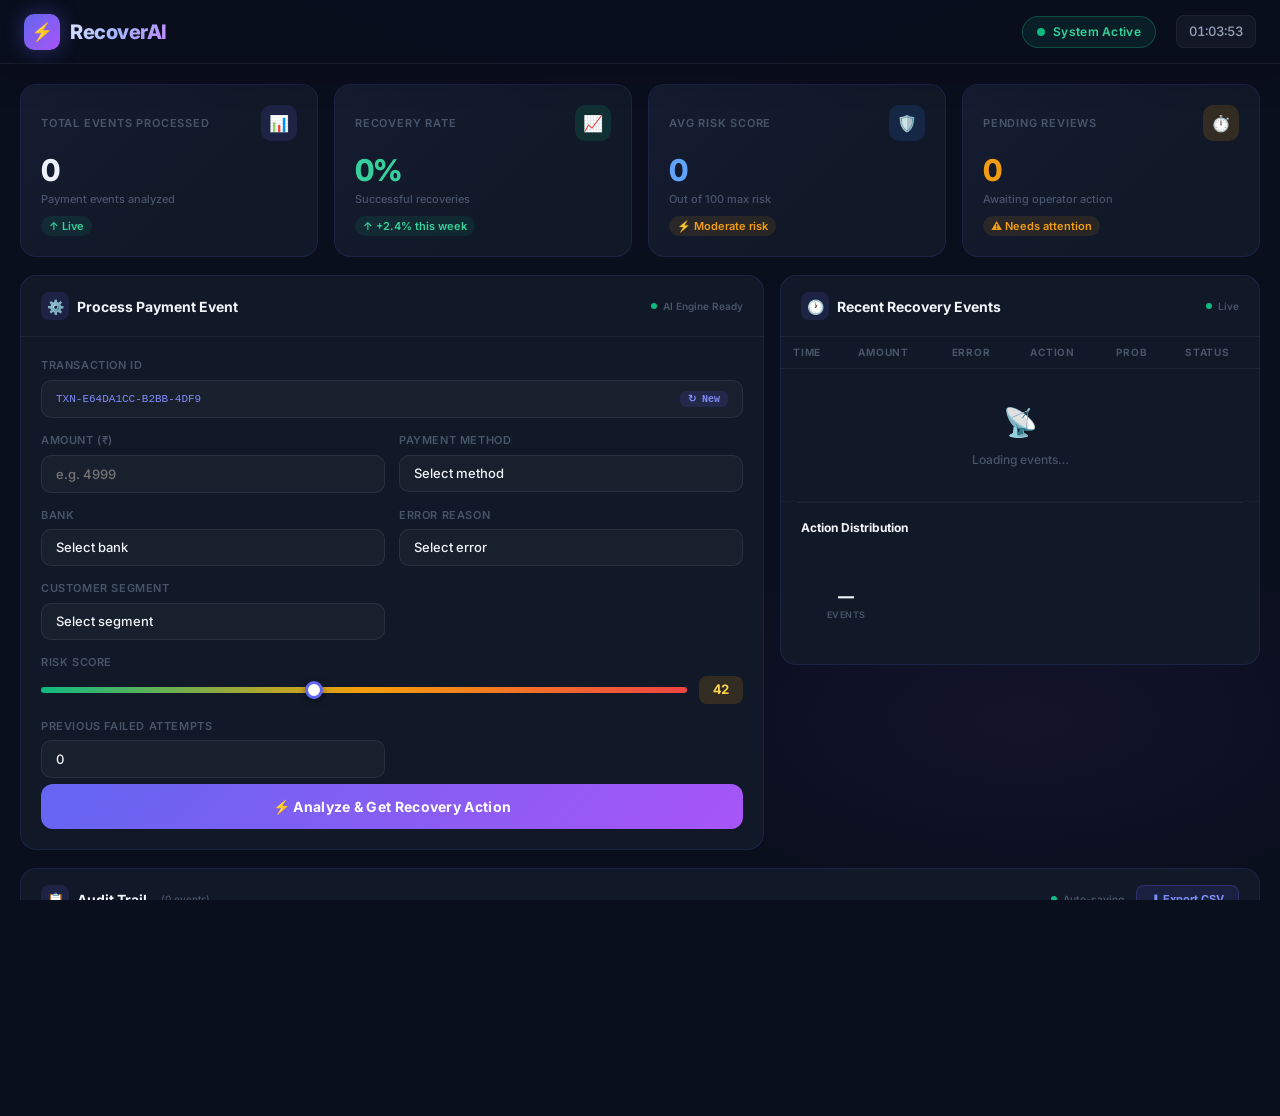
<file: index.html>
<!DOCTYPE html>
<html>
  <head>
    <meta http-equiv="refresh" content="0; url=frontend/index.html" />
    <title>RecoverAI — Command Dashboard</title>
  </head>
  <body>
    <p>If you are not redirected automatically, follow this <a href="frontend/index.html">link</a>.</p>
  </body>
</html>
</file>
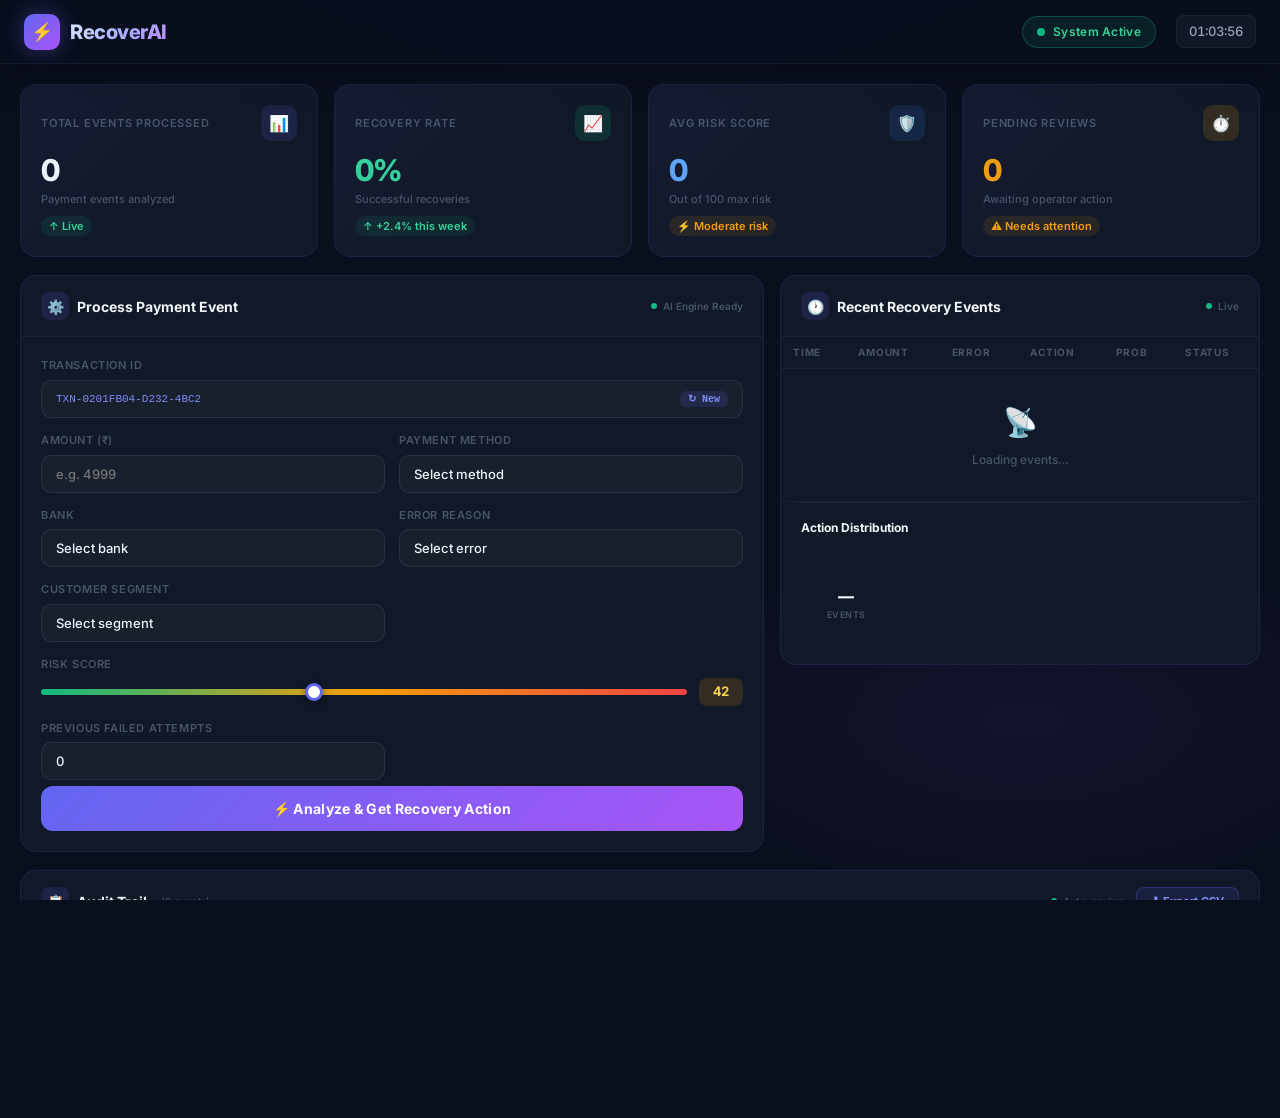
<file: frontend/index.html>
<!DOCTYPE html>
<html lang="en">
<head>
  <meta charset="UTF-8" />
  <meta name="viewport" content="width=device-width, initial-scale=1.0" />
  <title>RecoverAI — Payment Recovery Dashboard</title>
  <meta name="description" content="AI-powered payment failure recovery operator dashboard. Real-time event processing, risk scoring, and intelligent recovery action recommendations." />
  <link rel="preconnect" href="https://fonts.googleapis.com" />
  <link rel="preconnect" href="https://fonts.gstatic.com" crossorigin />
  <link href="https://fonts.googleapis.com/css2?family=Inter:wght@300;400;500;600;700;800;900&display=swap" rel="stylesheet" />
  <link rel="stylesheet" href="style.css" />
</head>
<body>

<!-- ═══════════════════════════════════════════
     NAVBAR
═══════════════════════════════════════════ -->
<nav class="navbar">
  <div class="nav-logo">
    <div class="bolt-icon">⚡</div>
    <span class="brand-name">RecoverAI</span>
  </div>
  <div class="nav-right">
    <div class="demo-banner" id="demoBanner">
      ⚠️ Backend offline — Demo Mode
    </div>
    <div class="status-pill">
      <span class="status-dot"></span>
      System Active
    </div>
    <div class="nav-time" id="navTime">00:00:00</div>
  </div>
</nav>

<!-- ═══════════════════════════════════════════
     DASHBOARD WRAPPER
═══════════════════════════════════════════ -->
<main class="dashboard">

  <!-- ══════════ ROW 1: STATS CARDS ══════════ -->
  <div class="stats-row" id="statsRow">

    <div class="stat-card" id="card-events">
      <div class="stat-card-header">
        <span class="stat-label">Total Events Processed</span>
        <div class="stat-icon indigo">📊</div>
      </div>
      <div class="stat-value" id="stat-events">0</div>
      <div class="stat-sublabel">Payment events analyzed</div>
      <div class="stat-badge up" id="badge-events">↑ Live</div>
    </div>

    <div class="stat-card" id="card-rate">
      <div class="stat-card-header">
        <span class="stat-label">Recovery Rate</span>
        <div class="stat-icon green">📈</div>
      </div>
      <div class="stat-value green" id="stat-rate">0%</div>
      <div class="stat-sublabel">Successful recoveries</div>
      <div class="stat-badge up" id="badge-rate">↑ +2.4% this week</div>
    </div>

    <div class="stat-card" id="card-risk">
      <div class="stat-card-header">
        <span class="stat-label">Avg Risk Score</span>
        <div class="stat-icon blue">🛡️</div>
      </div>
      <div class="stat-value blue" id="stat-risk">0</div>
      <div class="stat-sublabel">Out of 100 max risk</div>
      <div class="stat-badge warn" id="badge-risk">⚡ Moderate risk</div>
    </div>

    <div class="stat-card" id="card-pending">
      <div class="stat-card-header">
        <span class="stat-label">Pending Reviews</span>
        <div class="stat-icon orange">⏱️</div>
      </div>
      <div class="stat-value orange" id="stat-pending">0</div>
      <div class="stat-sublabel">Awaiting operator action</div>
      <div class="stat-badge warn" id="badge-pending">⚠ Needs attention</div>
    </div>

  </div>

  <!-- ══════════ ROW 2: MAIN CONTENT ══════════ -->
  <div class="content-row">

    <!-- LEFT: PROCESS FORM -->
    <div class="glass-card" style="animation-delay:0.15s;">
      <div class="card-header">
        <div class="card-title">
          <div class="card-title-icon">⚙️</div>
          Process Payment Event
        </div>
        <div class="refresh-indicator">
          <span class="refresh-dot"></span>
          AI Engine Ready
        </div>
      </div>

      <div class="card-body">

        <!-- Demo Banner (inline, inside form) -->
        <div class="demo-banner" id="demoBannerForm" style="margin-bottom:14px;">
          🔌 Backend offline — showing demo mode with simulated data
        </div>

        <form id="paymentForm" autocomplete="off">
          <div class="form-grid">

            <!-- Transaction ID -->
            <div class="form-group full-width">
              <label class="form-label">Transaction ID</label>
              <div class="txn-id-display" id="txnIdDisplay" onclick="regenerateTxnId()" title="Click to regenerate">
                <span id="txnIdText">TXN-loading...</span>
                <button class="txn-regen-btn" type="button" onclick="event.stopPropagation(); regenerateTxnId()">↻ New</button>
              </div>
            </div>

            <!-- Amount -->
            <div class="form-group">
              <label class="form-label" for="amount">Amount (₹)</label>
              <input class="form-control" type="number" id="amount" placeholder="e.g. 4999" min="1" max="999999" required />
            </div>

            <!-- Payment Method -->
            <div class="form-group">
              <label class="form-label" for="paymentMethod">Payment Method</label>
              <select class="form-control" id="paymentMethod" required>
                <option value="">Select method</option>
                <option value="upi">UPI</option>
                <option value="card">Card</option>
                <option value="netbanking">NetBanking</option>
              </select>
            </div>

            <!-- Bank -->
            <div class="form-group">
              <label class="form-label" for="bank">Bank</label>
              <select class="form-control" id="bank" required>
                <option value="">Select bank</option>
                <option value="SBI">SBI</option>
                <option value="HDFC">HDFC</option>
                <option value="ICICI">ICICI</option>
                <option value="Axis">Axis</option>
                <option value="Kotak">Kotak</option>
              </select>
            </div>

            <!-- Error Reason -->
            <div class="form-group">
              <label class="form-label" for="errorReason">Error Reason</label>
              <select class="form-control" id="errorReason" required>
                <option value="">Select error</option>
                <option value="insufficient_funds">Insufficient Funds</option>
                <option value="bank_server_down">Bank Server Down</option>
                <option value="network_timeout">Network Timeout</option>
                <option value="wrong_pin">Wrong PIN</option>
                <option value="card_expired">Card Expired</option>
                <option value="daily_limit_exceeded">Daily Limit Exceeded</option>
                <option value="upi_not_linked">UPI Not Linked</option>
                <option value="fraud_suspected">Fraud Suspected</option>
              </select>
            </div>

            <!-- Customer Segment -->
            <div class="form-group">
              <label class="form-label" for="customerSegment">Customer Segment</label>
              <select class="form-control" id="customerSegment" required>
                <option value="">Select segment</option>
                <option value="premium">Premium</option>
                <option value="regular">Regular</option>
                <option value="new">New</option>
              </select>
            </div>

            <!-- Risk Score -->
            <div class="form-group full-width">
              <label class="form-label">Risk Score</label>
              <div class="slider-row">
                <input type="range" class="risk-slider" id="riskScore" min="0" max="100" value="42"
                       oninput="updateRiskBadge(this.value)" />
                <div class="risk-value-badge" id="riskBadge">42</div>
              </div>
            </div>

            <!-- Previous Failed Attempts -->
            <div class="form-group">
              <label class="form-label" for="prevFailed">Previous Failed Attempts</label>
              <input class="form-control" type="number" id="prevFailed" min="0" max="5" value="0" required />
            </div>

          </div><!-- /form-grid -->

          <button class="btn-analyze" type="submit" id="analyzeBtn">
            <span id="analyzeBtnContent">⚡ Analyze &amp; Get Recovery Action</span>
          </button>
        </form>

        <!-- RESULT PANEL -->
        <div class="result-panel" id="resultPanel">

          <div class="result-header">
            <div>
              <div class="text-muted text-sm" style="margin-bottom:6px;">Recommended Action</div>
              <div class="result-action-badge" id="resultActionBadge">—</div>
            </div>
            <div id="guardrailBadge" class="guardrail-badge pass">
              <span id="guardrailIcon">✓</span>
              <span id="guardrailText">Guardrails Passed</span>
            </div>
          </div>

          <div class="divider"></div>

          <div class="prob-section">
            <div class="circular-progress">
              <svg viewBox="0 0 72 72">
                <circle class="bg-circle" cx="36" cy="36" r="30" />
                <circle class="prog-circle" id="progCircle" cx="36" cy="36" r="30"
                        stroke-dasharray="188.5" stroke-dashoffset="188.5" />
              </svg>
              <div class="prob-text" id="circleText">0%</div>
            </div>
            <div class="prob-info">
              <div class="prob-label">Recovery Probability</div>
              <div class="prob-value" id="probValue">—</div>
              <div class="text-muted text-sm mt-8" id="probContext">Analyzing payment pattern…</div>
            </div>
          </div>

          <div class="divider"></div>

          <div>
            <div class="scores-title">Action Confidence Scores</div>
            <div id="actionScores"></div>
          </div>

          <div class="action-buttons">
            <button class="btn-approve" id="approveBtn" onclick="submitApproval('approve')">
              ✓ Approve Action
            </button>
            <button class="btn-reject" id="rejectBtn" onclick="submitApproval('reject')">
              ✗ Reject
            </button>
          </div>

        </div><!-- /result-panel -->

      </div><!-- /card-body -->
    </div><!-- /glass-card left -->

    <!-- RIGHT COLUMN -->
    <div class="right-col">

      <!-- RECENT EVENTS TABLE -->
      <div class="glass-card" style="animation-delay:0.25s;">
        <div class="card-header">
          <div class="card-title">
            <div class="card-title-icon">🕐</div>
            Recent Recovery Events
          </div>
          <div class="refresh-indicator">
            <span class="refresh-dot"></span>
            <span id="recentRefreshLabel">Live</span>
          </div>
        </div>

        <div class="card-body" style="padding:0;">
          <div class="table-wrapper">
            <table id="recentTable">
              <thead>
                <tr>
                  <th>Time</th>
                  <th>Amount</th>
                  <th>Error</th>
                  <th>Action</th>
                  <th>Prob</th>
                  <th>Status</th>
                </tr>
              </thead>
              <tbody id="recentTableBody">
                <tr><td colspan="6" class="empty-state"><div class="empty-icon">📡</div>Loading events…</td></tr>
              </tbody>
            </table>
          </div>
        </div>

        <!-- DONUT CHART -->
        <div class="divider" style="margin:0 16px;"></div>
        <div class="card-header" style="border-bottom:none; padding-bottom:4px;">
          <div class="card-title" style="font-size:12px;">Action Distribution</div>
        </div>
        <div class="donut-section" id="donutSection">
          <div class="donut-wrap">
            <svg id="donutSvg" width="90" height="90" viewBox="0 0 90 90">
              <!-- Filled dynamically -->
            </svg>
            <div class="donut-center-text">
              <span class="d-num" id="donutTotal">—</span>
              <span class="d-lbl">Events</span>
            </div>
          </div>
          <div class="donut-legend" id="donutLegend"></div>
        </div>

      </div><!-- /recent events card -->

    </div><!-- /right-col -->
  </div><!-- /content-row -->

  <!-- ══════════ ROW 3: AUDIT TRAIL ══════════ -->
  <div class="glass-card audit-row">
    <div class="card-header">
      <div class="card-title">
        <div class="card-title-icon">📋</div>
        Audit Trail
        <span style="font-size:10px; color:var(--text-muted); font-weight:500; margin-left:6px;" id="auditCount">(0 events)</span>
      </div>
      <div class="audit-header-row" style="gap:12px;">
        <div class="refresh-indicator">
          <span class="refresh-dot"></span>
          Auto-saving
        </div>
        <button class="btn-export" id="exportBtn" onclick="exportCSV()">
          ⬇ Export CSV
        </button>
      </div>
    </div>

    <div class="card-body" style="padding:0;">
      <div class="audit-table-wrap table-wrapper">
        <table id="auditTable">
          <thead>
            <tr>
              <th>#</th>
              <th>Timestamp</th>
              <th>Transaction ID</th>
              <th>Amount</th>
              <th>Method</th>
              <th>Bank</th>
              <th>Error</th>
              <th>Segment</th>
              <th>Risk</th>
              <th>Action</th>
              <th>Probability</th>
              <th>Guardrail</th>
              <th>Status</th>
            </tr>
          </thead>
          <tbody id="auditTableBody">
            <tr><td colspan="13" class="empty-state"><div class="empty-icon">📂</div>No events logged yet</td></tr>
          </tbody>
        </table>
      </div>
    </div>
  </div>

</main>

<!-- Toast Container -->
<div class="toast-container" id="toastContainer"></div>

<script src="app.js"></script>
</body>
</html>
</file>
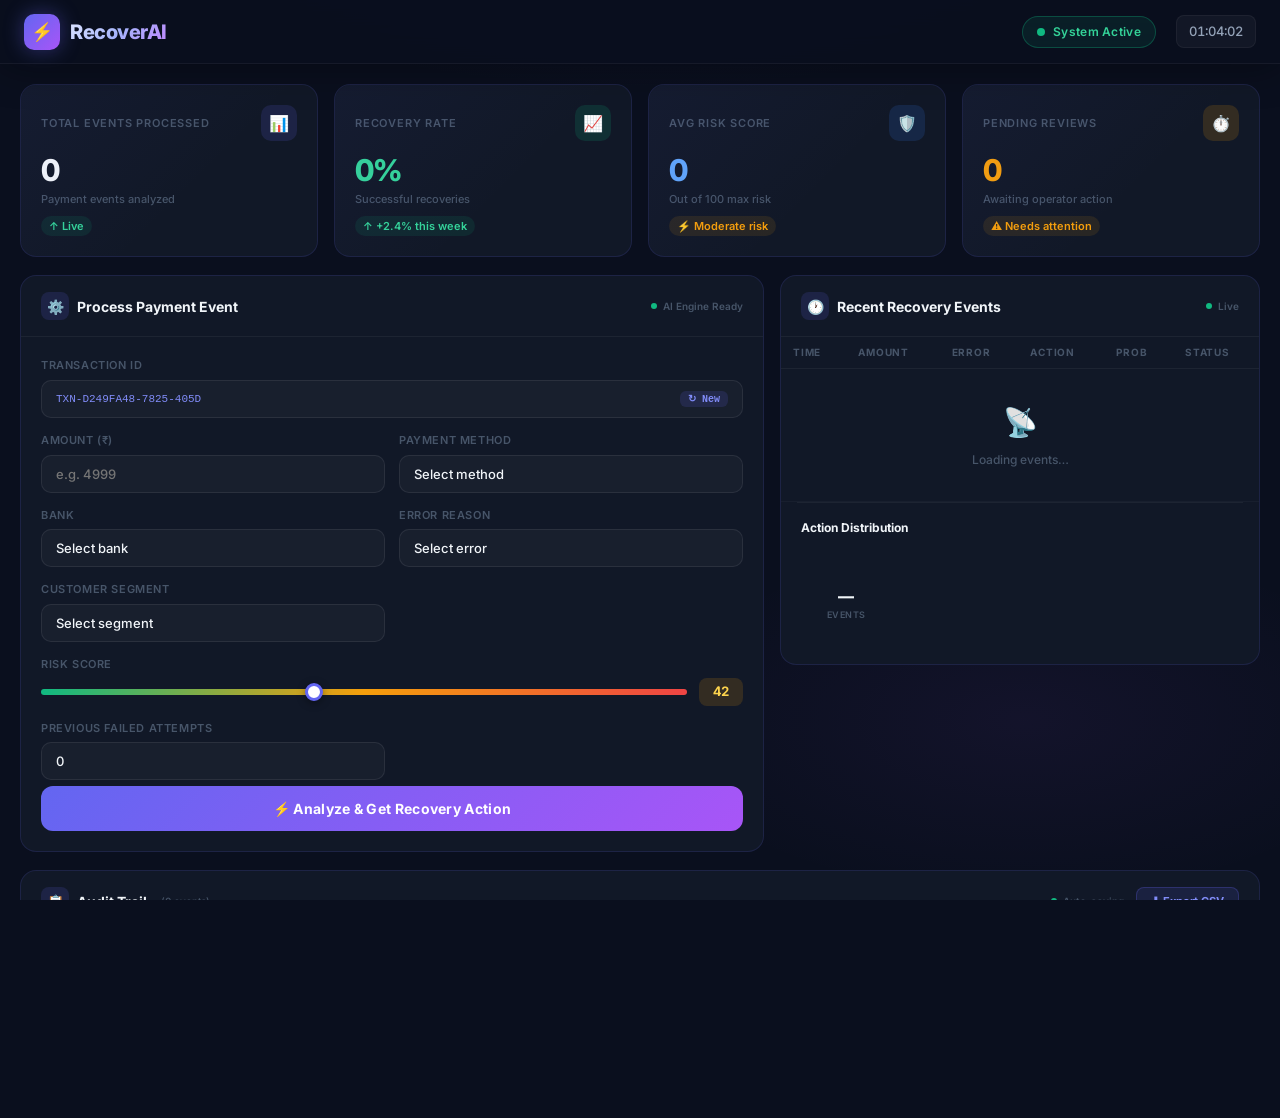
<file: frontend/login.html>
<!DOCTYPE html>
<html>
<head>
  <meta charset="utf-8"/>
  <meta http-equiv="refresh" content="0; url=index.html"/>
  <title>RecoverAI — Redirecting to Dashboard...</title>
  <script>
    // Immediately redirect to dashboard - no login required
    window.location.replace('index.html');
  </script>
</head>
<body style="background:#131314; color:#e5e2e3; font-family:sans-serif; display:flex; align-items:center; justify-content:center; height:100vh; margin:0;">
  <p>Redirecting to dashboard... <a href="index.html" style="color:#bec2ff;">Click here</a> if not redirected.</p>
</body>
</html>
</file>
<file: frontend/style.css>
/* ============================================
   RecoverAI Dashboard — Premium Dark Theme
   ============================================ */

@import url('https://fonts.googleapis.com/css2?family=Inter:wght@300;400;500;600;700;800;900&display=swap');

/* ─── CSS Variables ─── */
:root {
  --bg-primary: #0a0f1e;
  --bg-secondary: #0d1426;
  --card-bg: #111827;
  --card-border: rgba(99, 102, 241, 0.15);
  --card-hover-border: rgba(99, 102, 241, 0.4);
  --accent: #6366f1;
  --accent-light: #818cf8;
  --accent-dark: #4f46e5;
  --accent-purple: #a855f7;
  --success: #10b981;
  --success-light: #34d399;
  --warning: #f59e0b;
  --danger: #ef4444;
  --danger-light: #f87171;
  --text-primary: #f1f5f9;
  --text-secondary: #94a3b8;
  --text-muted: #475569;
  --glass-bg: rgba(17, 24, 39, 0.8);
  --glass-border: rgba(255, 255, 255, 0.05);
  --navbar-h: 64px;
  --transition: all 0.3s cubic-bezier(0.4, 0, 0.2, 1);
}

/* ─── Reset & Base ─── */
*, *::before, *::after { box-sizing: border-box; margin: 0; padding: 0; }

html, body {
  height: 100%;
  font-family: 'Inter', -apple-system, sans-serif;
  background: var(--bg-primary);
  color: var(--text-primary);
  font-size: 14px;
  line-height: 1.5;
  overflow-x: hidden;
}

body {
  background-image:
    radial-gradient(ellipse 80% 50% at 50% -20%, rgba(99,102,241,0.12) 0%, transparent 60%),
    radial-gradient(ellipse 60% 40% at 80% 80%, rgba(168,85,247,0.06) 0%, transparent 50%);
  min-height: 100vh;
}

/* ─── Scrollbar ─── */
::-webkit-scrollbar { width: 6px; height: 6px; }
::-webkit-scrollbar-track { background: var(--bg-primary); }
::-webkit-scrollbar-thumb { background: rgba(99,102,241,0.4); border-radius: 3px; }
::-webkit-scrollbar-thumb:hover { background: var(--accent); }

/* ─── NAVBAR ─── */
.navbar {
  position: fixed;
  top: 0; left: 0; right: 0;
  height: var(--navbar-h);
  background: rgba(10, 15, 30, 0.85);
  backdrop-filter: blur(20px);
  -webkit-backdrop-filter: blur(20px);
  border-bottom: 1px solid var(--glass-border);
  display: flex;
  align-items: center;
  justify-content: space-between;
  padding: 0 24px;
  z-index: 100;
  box-shadow: 0 1px 40px rgba(0,0,0,0.4);
}

.nav-logo {
  display: flex;
  align-items: center;
  gap: 10px;
}

.nav-logo .bolt-icon {
  width: 36px; height: 36px;
  background: linear-gradient(135deg, var(--accent), var(--accent-purple));
  border-radius: 10px;
  display: flex; align-items: center; justify-content: center;
  font-size: 18px;
  box-shadow: 0 0 20px rgba(99,102,241,0.4);
  animation: logoPulse 3s ease-in-out infinite;
}

@keyframes logoPulse {
  0%, 100% { box-shadow: 0 0 20px rgba(99,102,241,0.4); }
  50% { box-shadow: 0 0 35px rgba(99,102,241,0.7), 0 0 60px rgba(168,85,247,0.2); }
}

.nav-logo .brand-name {
  font-size: 20px;
  font-weight: 800;
  background: linear-gradient(135deg, #e0e7ff, #a5b4fc, #c084fc);
  -webkit-background-clip: text;
  -webkit-text-fill-color: transparent;
  background-clip: text;
  letter-spacing: -0.5px;
}

.nav-right {
  display: flex;
  align-items: center;
  gap: 20px;
}

.status-pill {
  display: flex;
  align-items: center;
  gap: 8px;
  background: rgba(16,185,129,0.1);
  border: 1px solid rgba(16,185,129,0.3);
  border-radius: 100px;
  padding: 6px 14px;
  font-size: 12px;
  font-weight: 600;
  color: var(--success-light);
  letter-spacing: 0.3px;
}

.status-dot {
  width: 8px; height: 8px;
  border-radius: 50%;
  background: var(--success);
  box-shadow: 0 0 0 0 rgba(16,185,129,0.6);
  animation: pulseGreen 2s infinite;
}

@keyframes pulseGreen {
  0% { box-shadow: 0 0 0 0 rgba(16,185,129,0.6); }
  70% { box-shadow: 0 0 0 8px rgba(16,185,129,0); }
  100% { box-shadow: 0 0 0 0 rgba(16,185,129,0); }
}

.nav-time {
  font-size: 13px;
  font-weight: 500;
  color: var(--text-secondary);
  font-variant-numeric: tabular-nums;
  background: rgba(255,255,255,0.04);
  padding: 6px 12px;
  border-radius: 8px;
  border: 1px solid var(--glass-border);
}

/* ─── MAIN LAYOUT ─── */
.dashboard {
  padding-top: calc(var(--navbar-h) + 20px);
  padding-left: 20px;
  padding-right: 20px;
  padding-bottom: 20px;
  max-width: 1600px;
  margin: 0 auto;
  display: flex;
  flex-direction: column;
  gap: 18px;
}

/* ─── STAT CARDS ROW ─── */
.stats-row {
  display: grid;
  grid-template-columns: repeat(4, 1fr);
  gap: 16px;
}

.stat-card {
  background: var(--card-bg);
  border: 1px solid var(--card-border);
  border-radius: 16px;
  padding: 20px;
  position: relative;
  overflow: hidden;
  transition: var(--transition);
  animation: fadeSlideUp 0.6s ease both;
  cursor: default;
}

.stat-card::before {
  content: '';
  position: absolute;
  inset: 0;
  border-radius: 16px;
  background: linear-gradient(135deg, rgba(99,102,241,0.05) 0%, transparent 60%);
  pointer-events: none;
}

.stat-card:hover {
  border-color: var(--card-hover-border);
  transform: translateY(-3px);
  box-shadow: 0 16px 40px rgba(0,0,0,0.4), 0 0 0 1px rgba(99,102,241,0.1);
}

.stat-card:nth-child(1) { animation-delay: 0.1s; }
.stat-card:nth-child(2) { animation-delay: 0.2s; }
.stat-card:nth-child(3) { animation-delay: 0.3s; }
.stat-card:nth-child(4) { animation-delay: 0.4s; }

@keyframes fadeSlideUp {
  from { opacity: 0; transform: translateY(24px); }
  to { opacity: 1; transform: translateY(0); }
}

.stat-card-header {
  display: flex;
  align-items: center;
  justify-content: space-between;
  margin-bottom: 14px;
}

.stat-label {
  font-size: 11px;
  font-weight: 600;
  text-transform: uppercase;
  letter-spacing: 0.8px;
  color: var(--text-muted);
}

.stat-icon {
  width: 36px; height: 36px;
  border-radius: 10px;
  display: flex; align-items: center; justify-content: center;
  font-size: 16px;
}

.stat-icon.indigo { background: rgba(99,102,241,0.15); color: var(--accent-light); }
.stat-icon.green  { background: rgba(16,185,129,0.15); color: var(--success-light); }
.stat-icon.blue   { background: rgba(59,130,246,0.15); color: #60a5fa; }
.stat-icon.orange { background: rgba(245,158,11,0.15); color: var(--warning); }

.stat-value {
  font-size: 30px;
  font-weight: 800;
  letter-spacing: -1px;
  line-height: 1;
  margin-bottom: 6px;
  font-variant-numeric: tabular-nums;
}

.stat-value.green  { color: var(--success-light); }
.stat-value.orange { color: var(--warning); }
.stat-value.blue   { color: #60a5fa; }

.stat-sublabel {
  font-size: 11px;
  color: var(--text-muted);
  font-weight: 500;
}

.stat-badge {
  display: inline-flex;
  align-items: center;
  gap: 4px;
  font-size: 11px;
  font-weight: 600;
  padding: 2px 8px;
  border-radius: 100px;
  margin-top: 8px;
}
.stat-badge.up   { background: rgba(16,185,129,0.1); color: var(--success-light); }
.stat-badge.warn { background: rgba(245,158,11,0.1); color: var(--warning); }

/* ─── MAIN CONTENT ROW ─── */
.content-row {
  display: grid;
  grid-template-columns: 60% 1fr;
  gap: 16px;
  align-items: start;
}

/* ─── GLASS CARD (reusable) ─── */
.glass-card {
  background: var(--card-bg);
  border: 1px solid var(--card-border);
  border-radius: 16px;
  overflow: hidden;
  transition: var(--transition);
  animation: fadeSlideUp 0.6s ease both;
}

.glass-card:hover { border-color: rgba(99,102,241,0.25); }

.card-header {
  display: flex;
  align-items: center;
  justify-content: space-between;
  padding: 16px 20px;
  border-bottom: 1px solid var(--glass-border);
}

.card-title {
  font-size: 14px;
  font-weight: 700;
  color: var(--text-primary);
  display: flex;
  align-items: center;
  gap: 8px;
}

.card-title-icon {
  width: 28px; height: 28px;
  border-radius: 8px;
  background: rgba(99,102,241,0.15);
  display: flex; align-items: center; justify-content: center;
  font-size: 14px;
}

.card-body { padding: 20px; }

/* ─── PROCESS FORM ─── */
.form-grid {
  display: grid;
  grid-template-columns: 1fr 1fr;
  gap: 14px;
}

.form-group {
  display: flex;
  flex-direction: column;
  gap: 6px;
}

.form-group.full-width { grid-column: 1 / -1; }

.form-label {
  font-size: 11px;
  font-weight: 600;
  text-transform: uppercase;
  letter-spacing: 0.6px;
  color: var(--text-muted);
}

.form-control {
  background: rgba(255,255,255,0.03);
  border: 1px solid rgba(255,255,255,0.08);
  border-radius: 10px;
  padding: 10px 14px;
  color: var(--text-primary);
  font-family: inherit;
  font-size: 13px;
  font-weight: 500;
  transition: var(--transition);
  outline: none;
  appearance: none;
}

.form-control:focus {
  border-color: var(--accent);
  background: rgba(99,102,241,0.06);
  box-shadow: 0 0 0 3px rgba(99,102,241,0.15);
}

.form-control option { background: #1e2330; color: var(--text-primary); }

.txn-id-display {
  background: rgba(255,255,255,0.03);
  border: 1px solid rgba(255,255,255,0.08);
  border-radius: 10px;
  padding: 10px 14px;
  font-family: 'Courier New', monospace;
  font-size: 11px;
  color: var(--accent-light);
  display: flex; align-items: center; justify-content: space-between;
  cursor: pointer;
  transition: var(--transition);
}

.txn-id-display:hover { border-color: var(--accent); }

.txn-regen-btn {
  background: rgba(99,102,241,0.15);
  border: none;
  border-radius: 6px;
  color: var(--accent-light);
  padding: 2px 8px;
  font-size: 10px;
  font-weight: 600;
  cursor: pointer;
  transition: var(--transition);
  font-family: inherit;
}
.txn-regen-btn:hover { background: rgba(99,102,241,0.3); }

/* Slider */
.slider-row {
  display: flex;
  align-items: center;
  gap: 12px;
}

.risk-slider {
  flex: 1;
  -webkit-appearance: none;
  appearance: none;
  height: 6px;
  border-radius: 3px;
  background: linear-gradient(to right, var(--success) 0%, var(--warning) 50%, var(--danger) 100%);
  outline: none;
  cursor: pointer;
}

.risk-slider::-webkit-slider-thumb {
  -webkit-appearance: none;
  width: 18px; height: 18px;
  border-radius: 50%;
  background: white;
  border: 3px solid var(--accent);
  box-shadow: 0 2px 8px rgba(0,0,0,0.4);
  cursor: pointer;
  transition: transform 0.2s;
}
.risk-slider::-webkit-slider-thumb:hover { transform: scale(1.2); }

.risk-value-badge {
  min-width: 44px;
  text-align: center;
  font-size: 13px;
  font-weight: 700;
  padding: 4px 10px;
  border-radius: 8px;
  background: rgba(99,102,241,0.15);
  color: var(--accent-light);
  font-variant-numeric: tabular-nums;
  transition: var(--transition);
}

/* Submit Button */
.btn-analyze {
  width: 100%;
  padding: 14px;
  background: linear-gradient(135deg, var(--accent), var(--accent-purple));
  border: none;
  border-radius: 12px;
  color: white;
  font-family: inherit;
  font-size: 14px;
  font-weight: 700;
  cursor: pointer;
  transition: var(--transition);
  display: flex;
  align-items: center;
  justify-content: center;
  gap: 10px;
  position: relative;
  overflow: hidden;
  margin-top: 6px;
  letter-spacing: 0.3px;
}

.btn-analyze::before {
  content: '';
  position: absolute;
  inset: 0;
  background: linear-gradient(135deg, rgba(255,255,255,0.15), transparent);
  opacity: 0;
  transition: opacity 0.3s;
}

.btn-analyze:hover::before { opacity: 1; }
.btn-analyze:hover {
  transform: translateY(-2px);
  box-shadow: 0 12px 30px rgba(99,102,241,0.5);
}
.btn-analyze:active { transform: translateY(0); }
.btn-analyze:disabled { opacity: 0.6; cursor: not-allowed; transform: none; }

/* Loading Spinner */
.spinner {
  width: 18px; height: 18px;
  border: 2px solid rgba(255,255,255,0.3);
  border-top-color: white;
  border-radius: 50%;
  animation: spin 0.7s linear infinite;
}
@keyframes spin { to { transform: rotate(360deg); } }

/* ─── RESULT PANEL ─── */
.result-panel {
  margin-top: 16px;
  background: rgba(99,102,241,0.04);
  border: 1px solid rgba(99,102,241,0.2);
  border-radius: 14px;
  padding: 18px;
  display: none;
  flex-direction: column;
  gap: 14px;
  animation: slideInResult 0.4s cubic-bezier(0.34, 1.56, 0.64, 1) both;
}

.result-panel.visible {
  display: flex;
}

@keyframes slideInResult {
  from { opacity: 0; transform: translateY(20px) scale(0.97); }
  to { opacity: 1; transform: translateY(0) scale(1); }
}

.result-header {
  display: flex;
  align-items: center;
  justify-content: space-between;
  gap: 12px;
  flex-wrap: wrap;
}

.result-action-badge {
  display: inline-flex;
  align-items: center;
  gap: 8px;
  padding: 8px 18px;
  border-radius: 100px;
  font-size: 14px;
  font-weight: 700;
  letter-spacing: 0.3px;
}

.action-badge-smart_retry        { background: rgba(99,102,241,0.2);  color: #a5b4fc; border: 1px solid rgba(99,102,241,0.4); }
.action-badge-smart_delay        { background: rgba(59,130,246,0.2);  color: #93c5fd; border: 1px solid rgba(59,130,246,0.4); }
.action-badge-send_notification  { background: rgba(245,158,11,0.2);  color: #fcd34d; border: 1px solid rgba(245,158,11,0.4); }
.action-badge-silent_wait        { background: rgba(16,185,129,0.2);  color: #6ee7b7; border: 1px solid rgba(16,185,129,0.4); }
.action-badge-human_review       { background: rgba(239,68,68,0.2);   color: #fca5a5; border: 1px solid rgba(239,68,68,0.4); }

.guardrail-badge {
  display: flex;
  align-items: center;
  gap: 6px;
  font-size: 12px;
  font-weight: 600;
  padding: 6px 14px;
  border-radius: 100px;
}
.guardrail-badge.pass { background: rgba(16,185,129,0.1); color: var(--success-light); border: 1px solid rgba(16,185,129,0.3); }
.guardrail-badge.fail { background: rgba(239,68,68,0.1);  color: var(--danger-light);  border: 1px solid rgba(239,68,68,0.3); }

/* Circular Progress */
.prob-section {
  display: flex;
  align-items: center;
  gap: 20px;
}

.circular-progress {
  position: relative;
  width: 72px; height: 72px;
  flex-shrink: 0;
}

.circular-progress svg {
  transform: rotate(-90deg);
  width: 72px; height: 72px;
}

.circular-progress .bg-circle { fill: none; stroke: rgba(255,255,255,0.06); stroke-width: 6; }
.circular-progress .prog-circle {
  fill: none;
  stroke: var(--accent);
  stroke-width: 6;
  stroke-linecap: round;
  transition: stroke-dashoffset 1s cubic-bezier(0.4, 0, 0.2, 1);
}

.circular-progress .prob-text {
  position: absolute;
  inset: 0;
  display: flex; align-items: center; justify-content: center;
  font-size: 13px;
  font-weight: 800;
  color: var(--text-primary);
}

.prob-info { flex: 1; }
.prob-label { font-size: 11px; color: var(--text-muted); font-weight: 600; text-transform: uppercase; letter-spacing: 0.6px; margin-bottom: 4px; }
.prob-value { font-size: 20px; font-weight: 800; color: var(--accent-light); }

/* Action Scores */
.scores-title { font-size: 11px; color: var(--text-muted); font-weight: 600; text-transform: uppercase; letter-spacing: 0.6px; margin-bottom: 10px; }

.score-bar-row {
  display: flex;
  align-items: center;
  gap: 10px;
  margin-bottom: 8px;
}

.score-name { font-size: 11px; font-weight: 600; color: var(--text-secondary); width: 140px; flex-shrink: 0; }
.score-bar-track { flex: 1; height: 6px; background: rgba(255,255,255,0.06); border-radius: 3px; overflow: hidden; }
.score-bar-fill { height: 100%; border-radius: 3px; background: linear-gradient(90deg, var(--accent), var(--accent-purple)); transition: width 0.8s cubic-bezier(0.4, 0, 0.2, 1); }
.score-pct { font-size: 11px; font-weight: 700; color: var(--accent-light); width: 36px; text-align: right; }

/* Approve/Reject Buttons */
.action-buttons {
  display: flex;
  gap: 10px;
  margin-top: 4px;
}

.btn-approve, .btn-reject {
  flex: 1;
  padding: 10px;
  border: none;
  border-radius: 10px;
  font-family: inherit;
  font-size: 13px;
  font-weight: 700;
  cursor: pointer;
  transition: var(--transition);
  display: flex; align-items: center; justify-content: center; gap: 6px;
}

.btn-approve {
  background: rgba(16,185,129,0.15);
  color: var(--success-light);
  border: 1px solid rgba(16,185,129,0.3);
}
.btn-approve:hover {
  background: rgba(16,185,129,0.25);
  border-color: var(--success);
  transform: translateY(-1px);
  box-shadow: 0 6px 20px rgba(16,185,129,0.25);
}

.btn-reject {
  background: rgba(239,68,68,0.15);
  color: var(--danger-light);
  border: 1px solid rgba(239,68,68,0.3);
}
.btn-reject:hover {
  background: rgba(239,68,68,0.25);
  border-color: var(--danger);
  transform: translateY(-1px);
  box-shadow: 0 6px 20px rgba(239,68,68,0.25);
}

/* ─── RIGHT COLUMN ─── */
.right-col {
  display: flex;
  flex-direction: column;
  gap: 14px;
}

/* ─── TABLE COMMON ─── */
.table-wrapper {
  overflow-x: auto;
}

table {
  width: 100%;
  border-collapse: collapse;
}

thead th {
  font-size: 10px;
  font-weight: 700;
  text-transform: uppercase;
  letter-spacing: 0.8px;
  color: var(--text-muted);
  padding: 8px 12px;
  text-align: left;
  border-bottom: 1px solid var(--glass-border);
  white-space: nowrap;
}

tbody td {
  padding: 9px 12px;
  font-size: 12px;
  font-weight: 500;
  color: var(--text-secondary);
  border-bottom: 1px solid rgba(255,255,255,0.03);
  white-space: nowrap;
}

tbody tr {
  transition: background 0.2s;
}
tbody tr:hover { background: rgba(255,255,255,0.03); }

tbody tr.row-success td { color: var(--text-secondary); }
tbody tr.row-success td:first-child { color: var(--success-light); }
tbody tr.row-danger td  { color: var(--text-secondary); }
tbody tr.row-danger td:first-child  { color: var(--danger-light); }

.status-chip {
  display: inline-flex;
  align-items: center;
  gap: 5px;
  padding: 3px 9px;
  border-radius: 100px;
  font-size: 10px;
  font-weight: 700;
  text-transform: uppercase;
  letter-spacing: 0.5px;
}

.chip-recovered    { background: rgba(16,185,129,0.15); color: var(--success-light); border: 1px solid rgba(16,185,129,0.25); }
.chip-failed       { background: rgba(239,68,68,0.15);  color: var(--danger-light);  border: 1px solid rgba(239,68,68,0.25); }
.chip-pending      { background: rgba(245,158,11,0.15); color: var(--warning);       border: 1px solid rgba(245,158,11,0.25); }
.chip-processing   { background: rgba(99,102,241,0.15); color: var(--accent-light);  border: 1px solid rgba(99,102,241,0.25); }

.action-tag {
  font-size: 10px;
  font-weight: 700;
  padding: 2px 7px;
  border-radius: 6px;
  background: rgba(99,102,241,0.12);
  color: var(--accent-light);
}

/* ─── DONUT CHART ─── */
.donut-section {
  display: flex;
  align-items: center;
  gap: 20px;
  padding: 14px 20px;
}

.donut-wrap {
  position: relative;
  flex-shrink: 0;
}

.donut-wrap svg { overflow: visible; }

.donut-center-text {
  position: absolute;
  inset: 0;
  display: flex;
  flex-direction: column;
  align-items: center;
  justify-content: center;
  pointer-events: none;
}

.donut-center-text .d-num { font-size: 16px; font-weight: 800; color: var(--text-primary); }
.donut-center-text .d-lbl { font-size: 9px; font-weight: 600; color: var(--text-muted); text-transform: uppercase; letter-spacing: 0.5px; }

.donut-legend {
  flex: 1;
  display: flex;
  flex-direction: column;
  gap: 8px;
}

.legend-item {
  display: flex;
  align-items: center;
  gap: 8px;
  font-size: 11px;
  font-weight: 600;
}

.legend-dot {
  width: 8px; height: 8px;
  border-radius: 2px;
  flex-shrink: 0;
}

.legend-name { flex: 1; color: var(--text-secondary); font-size: 10px; }
.legend-pct  { color: var(--text-muted); font-size: 10px; font-variant-numeric: tabular-nums; }

/* ─── AUDIT TRAIL ROW ─── */
.audit-row {
  animation: fadeSlideUp 0.6s ease 0.5s both;
}

.audit-header-row {
  display: flex;
  align-items: center;
  justify-content: space-between;
}

.btn-export {
  background: rgba(99,102,241,0.12);
  border: 1px solid rgba(99,102,241,0.25);
  border-radius: 8px;
  color: var(--accent-light);
  padding: 6px 14px;
  font-family: inherit;
  font-size: 11px;
  font-weight: 700;
  cursor: pointer;
  transition: var(--transition);
  display: flex; align-items: center; gap: 6px;
}
.btn-export:hover {
  background: rgba(99,102,241,0.22);
  border-color: var(--accent);
  transform: translateY(-1px);
}

.audit-table-wrap {
  max-height: 220px;
  overflow-y: auto;
}

/* ─── TOAST ─── */
.toast-container {
  position: fixed;
  bottom: 24px;
  right: 24px;
  z-index: 999;
  display: flex;
  flex-direction: column;
  gap: 10px;
}

.toast {
  background: var(--card-bg);
  border: 1px solid var(--card-border);
  border-radius: 12px;
  padding: 14px 18px;
  font-size: 13px;
  font-weight: 600;
  color: var(--text-primary);
  display: flex;
  align-items: center;
  gap: 10px;
  min-width: 280px;
  box-shadow: 0 8px 30px rgba(0,0,0,0.5);
  animation: toastIn 0.4s cubic-bezier(0.34,1.56,0.64,1) both;
}

.toast.error { border-color: rgba(239,68,68,0.4); }
.toast.success { border-color: rgba(16,185,129,0.4); }
.toast.info { border-color: rgba(99,102,241,0.4); }

@keyframes toastIn {
  from { opacity: 0; transform: translateX(60px) scale(0.95); }
  to { opacity: 1; transform: translateX(0) scale(1); }
}
@keyframes toastOut {
  from { opacity: 1; transform: translateX(0); }
  to { opacity: 0; transform: translateX(60px); }
}

/* ─── REFRESH INDICATOR ─── */
.refresh-indicator {
  display: flex;
  align-items: center;
  gap: 6px;
  font-size: 10px;
  font-weight: 600;
  color: var(--text-muted);
}

.refresh-dot {
  width: 6px; height: 6px;
  border-radius: 50%;
  background: var(--success);
  animation: pulseGreen 2s infinite;
}

/* ─── DEMO MODE BANNER ─── */
.demo-banner {
  display: none;
  background: rgba(245,158,11,0.1);
  border: 1px solid rgba(245,158,11,0.3);
  border-radius: 10px;
  padding: 10px 16px;
  font-size: 12px;
  font-weight: 600;
  color: var(--warning);
  align-items: center;
  gap: 8px;
  margin-bottom: 4px;
}
.demo-banner.show { display: flex; }

/* ─── AMOUNT DISPLAY ─── */
.amount-display {
  font-size: 12px;
  font-weight: 700;
  color: var(--text-primary);
}

.prob-mini {
  font-size: 11px;
  font-weight: 700;
  color: var(--accent-light);
}

/* ─── EMPTY STATE ─── */
.empty-state {
  text-align: center;
  padding: 32px;
  color: var(--text-muted);
  font-size: 12px;
}
.empty-state .empty-icon { font-size: 28px; margin-bottom: 8px; }

/* ─── Responsive ─── */
@media (max-width: 1200px) {
  .stats-row { grid-template-columns: repeat(2, 1fr); }
  .content-row { grid-template-columns: 1fr; }
}

@media (max-width: 640px) {
  .stats-row { grid-template-columns: 1fr; }
  .form-grid  { grid-template-columns: 1fr; }
  .dashboard  { padding: 80px 12px 16px; }
  .nav-time   { display: none; }
}

/* ─── Utility ─── */
.flex-center { display: flex; align-items: center; justify-content: center; }
.gap-8 { gap: 8px; }
.mt-8 { margin-top: 8px; }
.mt-14 { margin-top: 14px; }
.text-muted { color: var(--text-muted); }
.text-sm { font-size: 12px; }
.font-bold { font-weight: 700; }
.divider { height: 1px; background: var(--glass-border); margin: 10px 0; }
</file>
